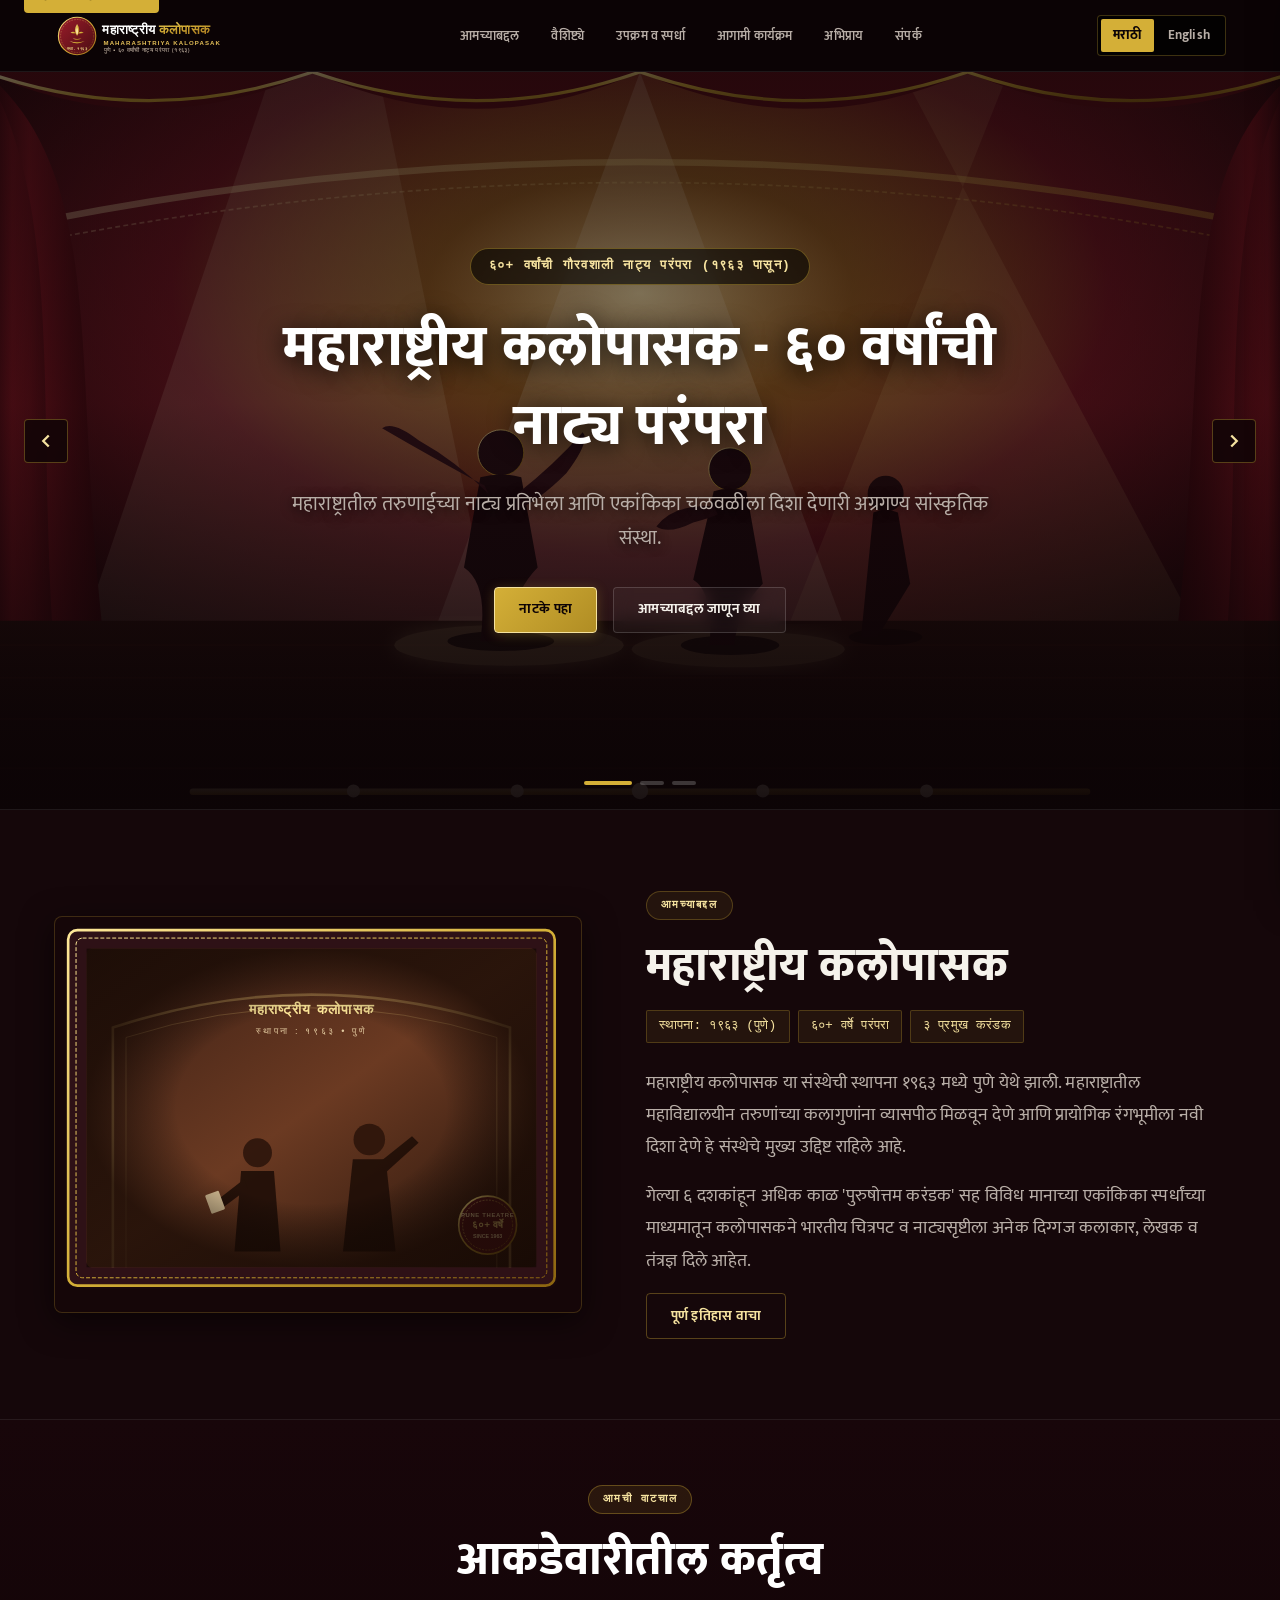
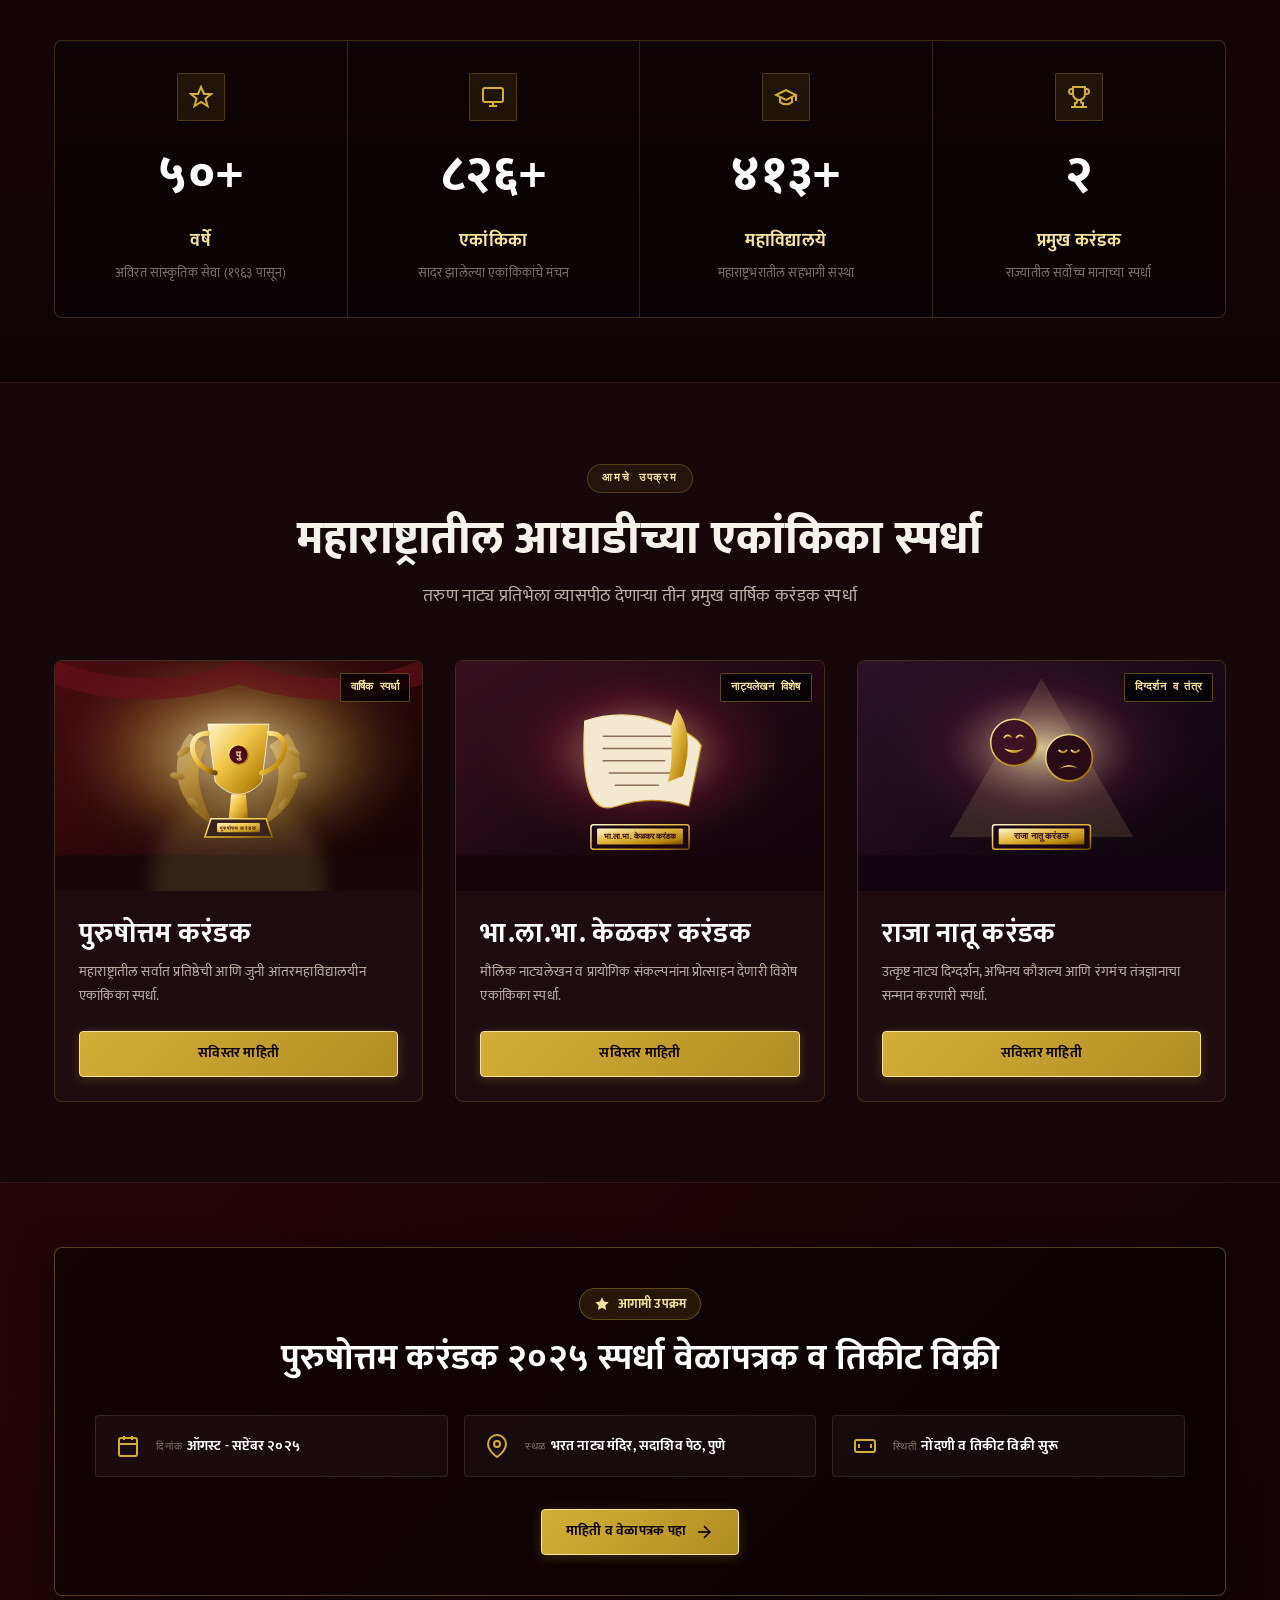
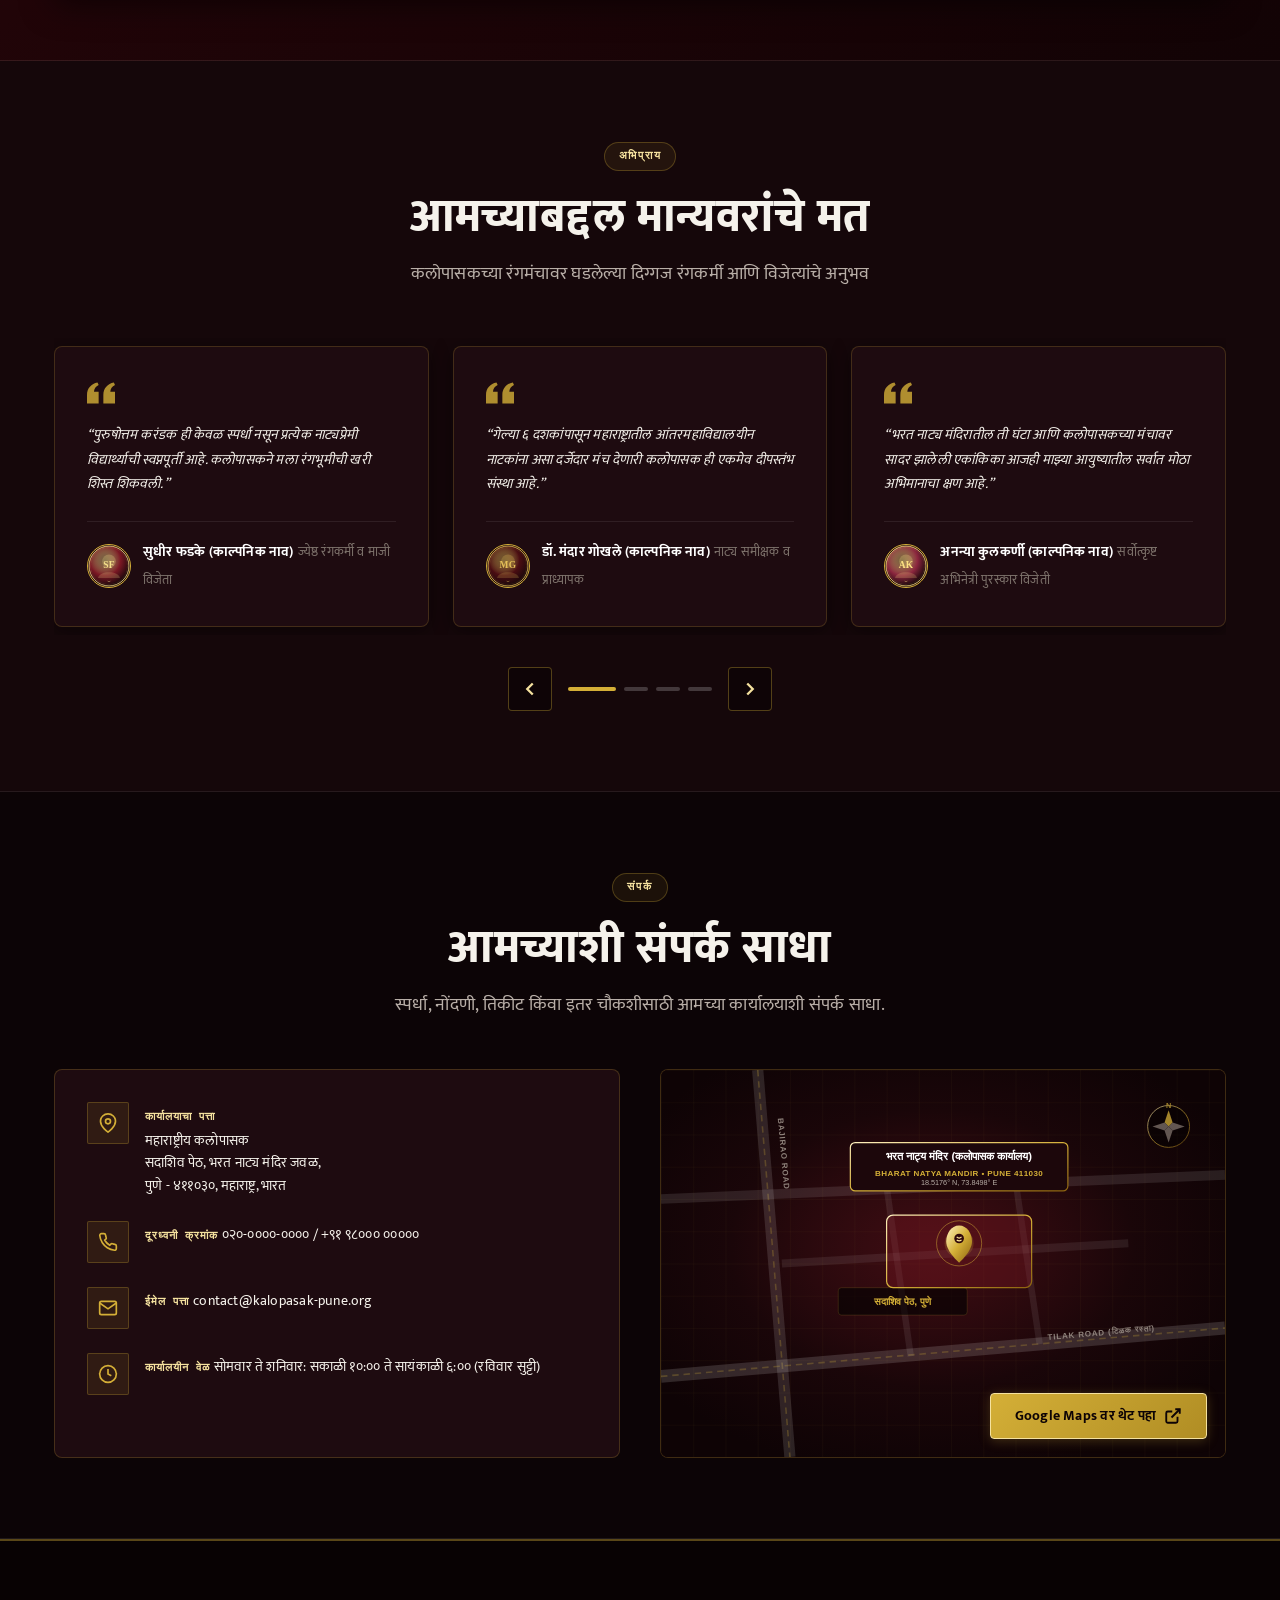
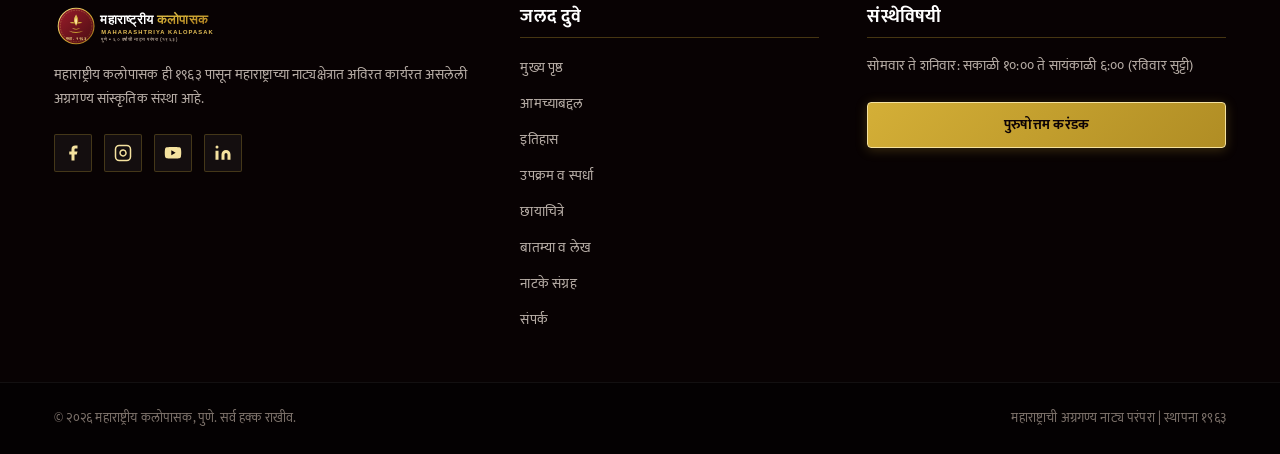
<file: index.html>
<!DOCTYPE html>
<html lang="mr" dir="ltr">
<head>
  <meta charset="UTF-8" />
  <meta name="viewport" content="width=device-width, initial-scale=1.0" />
  <meta http-equiv="X-UA-Compatible" content="IE=edge" />

  <!-- Primary Meta Tags -->
  <title>महाराष्ट्रीय कलोपासक | ६० वर्षांची समृद्ध नाट्य परंपरा - पुणे</title>
  <meta name="title" content="महाराष्ट्रीय कलोपासक | ६० वर्षांची समृद्ध नाट्य परंपरा - पुणे" />
  <meta name="description" content="महाराष्ट्रीय कलोपासक (स्थापना १९६३) – पुरुषोत्तम करंडक, भा.ला.भा. केळकर करंडक आणि राजा नातू करंडक स्पर्धांचे आयोजक. महाराष्ट्राची अग्रगण्य नाट्य संस्था." />
  <meta name="keywords" content="महाराष्ट्रीय कलोपासक, पुरुषोत्तम करंडक, एकांकिका, नाटक, पुणे नाट्य, राजा नातू करंडक, केळकर करंडक, Marathi Theatre Pune, Purushottam Karandak" />
  <meta name="author" content="Maharashtriya Kalopasak" />
  <meta name="robots" content="index, follow" />
  <meta name="theme-color" content="#120406" />

  <!-- Favicon -->
  <link rel="icon" type="image/svg+xml" href="assets/images/favicon.svg" />
  <link rel="apple-touch-icon" href="assets/images/favicon.svg" />

  <!-- Google Fonts Preconnect -->
  <link rel="preconnect" href="https://fonts.googleapis.com" />
  <link rel="preconnect" href="https://fonts.gstatic.com" crossorigin />
  <link href="https://fonts.googleapis.com/css2?family=Inter:wght@400;500;600;700;800&family=Mukta:wght@400;500;600;700;800&family=Tiro+Devanagari+Marathi:ital@0;1&display=swap" rel="stylesheet" />

  <!-- Master Unified Stylesheet -->
  <link rel="stylesheet" href="css/global.css" />

  <!-- Open Graph / Facebook -->
  <meta property="og:type" content="website" />
  <meta property="og:url" content="https://kalopasak-pune.org/" />
  <meta property="og:title" content="महाराष्ट्रीय कलोपासक | ६० वर्षांची समृद्ध नाट्य परंपरा - पुणे" />
  <meta property="og:description" content="महाराष्ट्रीय कलोपासक (स्थापना १९६३) – पुरुषोत्तम करंडक, भा.ला.भा. केळकर करंडक आणि राजा नातू करंडक स्पर्धांचे आयोजक." />
  <meta property="og:image" content="assets/images/about-archival.svg" />
  <meta property="og:locale" content="mr_IN" />
  <meta property="og:locale:alternate" content="en_US" />

  <!-- Twitter -->
  <meta property="twitter:card" content="summary_large_image" />
  <meta property="twitter:url" content="https://kalopasak-pune.org/" />
  <meta property="twitter:title" content="महाराष्ट्रीय कलोपासक | ६० वर्षांची समृद्ध नाट्य परंपरा - पुणे" />
  <meta property="twitter:description" content="महाराष्ट्रीय कलोपासक (स्थापना १९६३) – पुरुषोत्तम करंडक, भा.ला.भा. केळकर करंडक आणि राजा नातू करंडक स्पर्धांचे आयोजक." />
  <meta property="twitter:image" content="assets/images/about-archival.svg" />

  <!-- JSON-LD Structured Data -->
  <script type="application/ld+json">
  {
    "@context": "https://schema.org",
    "@type": "PerformingGroup",
    "name": "Maharashtriya Kalopasak",
    "alternateName": "महाराष्ट्रीय कलोपासक",
    "foundingDate": "1963",
    "foundingLocation": {
      "@type": "Place",
      "address": {
        "@type": "PostalAddress",
        "addressLocality": "Pune",
        "addressRegion": "Maharashtra",
        "postalCode": "411030",
        "addressCountry": "IN"
      }
    },
    "description": "Maharashtriya Kalopasak is a premier 60+ year-old cultural institution based in Pune organizing Maharashtra's leading intercollegiate drama competitions including Purushottam Karandak.",
    "url": "https://kalopasak-pune.org",
    "logo": "assets/images/logo.svg"
  }
  </script>
</head>
<body>

  <!-- Accessible Skip to Main Content -->
  <a href="#main-content" class="skip-link" data-i18n="nav.skipToContent">मुख्य मजकुराकडे जा</a>

  <!-- =========================================================================
       HEADER (Ticket #0)
       ========================================================================= -->
  <header class="site-header" role="banner">
    <div class="container header-container">
      <!-- Brand Logo -->
      <a href="#home" class="header-brand" aria-label="महाराष्ट्रीय कलोपासक मुख्य पृष्ठ">
        <img src="assets/images/logo.svg" alt="महाराष्ट्रीय कलोपासक लोगो" class="header-logo" width="220" height="42" />
      </a>

      <!-- Desktop Nav Menu -->
      <nav class="desktop-nav" aria-label="मुख्य मेनू">
        <ul class="nav-list">
          <li><a href="#about" class="nav-link" data-i18n="nav.about">आमच्याबद्दल</a></li>
          <li><a href="#stats" class="nav-link" data-i18n="nav.stats">वैशिष्ट्ये</a></li>
          <li><a href="#activities" class="nav-link" data-i18n="nav.activities">उपक्रम व स्पर्धा</a></li>
          <li><a href="#upcoming" class="nav-link" data-i18n="nav.upcoming">आगामी कार्यक्रम</a></li>
          <li><a href="#testimonials" class="nav-link" data-i18n="nav.testimonials">अभिप्राय</a></li>
          <li><a href="#contact" class="nav-link" data-i18n="nav.contact">संपर्क</a></li>
        </ul>
      </nav>

      <!-- Language Toggle & Mobile Hamburger -->
      <div class="header-actions">
        <!-- Bilingual Switcher Tabs -->
        <div class="lang-switcher" role="group" aria-label="भाषा निवडा / Select Language">
          <button type="button" class="lang-btn is-active" data-lang="mr" aria-pressed="true">मराठी</button>
          <button type="button" class="lang-btn" data-lang="en" aria-pressed="false">English</button>
        </div>

        <!-- Mobile Drawer Hamburger -->
        <button type="button" class="hamburger-btn" aria-expanded="false" aria-controls="mobile-drawer" aria-label="मेनू उघडा">
          <span class="hamburger-line"></span>
          <span class="hamburger-line"></span>
          <span class="hamburger-line"></span>
        </button>
      </div>
    </div>
  </header>

  <!-- Mobile Slide-In Navigation Drawer -->
  <div class="mobile-drawer-overlay" aria-hidden="true"></div>
  <aside id="mobile-drawer" class="mobile-drawer" aria-label="मोबाईल मेनू" aria-modal="true" role="dialog">
    <div class="mobile-drawer-header">
      <img src="assets/images/logo.svg" alt="कलोपासक लोगो" height="36" width="180" />
      <button type="button" class="mobile-drawer-close carousel-btn" aria-label="मेनू बंद करा" style="width: 36px; height: 36px;">
        <svg width="20" height="20" viewBox="0 0 24 24" fill="none" stroke="currentColor" stroke-width="2" aria-hidden="true">
          <line x1="18" y1="6" x2="6" y2="18"></line>
          <line x1="6" y1="6" x2="18" y2="18"></line>
        </svg>
      </button>
    </div>

    <nav aria-label="मोबाईल नेव्हिगेशन">
      <ul class="mobile-nav-list">
        <li><a href="#home" class="mobile-nav-link" data-i18n="nav.home">मुख्य पृष्ठ</a></li>
        <li><a href="#about" class="mobile-nav-link" data-i18n="nav.about">आमच्याबद्दल</a></li>
        <li><a href="#stats" class="mobile-nav-link" data-i18n="nav.stats">वैशिष्ट्ये</a></li>
        <li><a href="#activities" class="mobile-nav-link" data-i18n="nav.activities">उपक्रम व स्पर्धा</a></li>
        <li><a href="#upcoming" class="mobile-nav-link" data-i18n="nav.upcoming">आगामी कार्यक्रम</a></li>
        <li><a href="#testimonials" class="mobile-nav-link" data-i18n="nav.testimonials">अभिप्राय</a></li>
        <li><a href="#contact" class="mobile-nav-link" data-i18n="nav.contact">संपर्क</a></li>
      </ul>
    </nav>

    <div class="mobile-drawer-footer">
      <p style="font-size: var(--fs-xs); color: var(--text-muted); margin-bottom: var(--sp-3);" data-i18n="footer.tagline">
        महाराष्ट्राची अग्रगण्य नाट्य परंपरा | स्थापना १९६३
      </p>
      <div class="lang-switcher" style="width: 100%; justify-content: space-around;">
        <button type="button" class="lang-btn is-active" data-lang="mr" aria-pressed="true" style="flex: 1;">मराठी</button>
        <button type="button" class="lang-btn" data-lang="en" aria-pressed="false" style="flex: 1;">English</button>
      </div>
    </div>
  </aside>

  <!-- =========================================================================
       MAIN CONTENT
       ========================================================================= -->
  <main id="main-content">

    <!-- -----------------------------------------------------------------------
         SECTION 1: HERO & CAROUSEL (#home)
         ----------------------------------------------------------------------- -->
    <section id="home" class="hero-section hero-carousel-container" aria-label="मुख्य स्वागत विभाग">
      <!-- Carousel Slides Track -->
      <div class="hero-carousel hero-carousel-slides" aria-live="polite"></div>

      <!-- Semi-Transparent Dark Gradient Overlay -->
      <div class="hero-overlay"></div>

      <!-- Center Text Overlay -->
      <div class="hero-content">
        <span class="hero-badge" data-i18n="hero.badge">
          ✨ ६०+ वर्षांची गौरवशाली नाट्य परंपरा (१९६३ पासून)
        </span>
        <h1 class="hero-title" data-i18n="hero.headline">
          महाराष्ट्रीय कलोपासक - ६० वर्षांची नाट्य परंपरा
        </h1>
        <p class="hero-subtitle" data-i18n="hero.subtitle">
          महाराष्ट्रातील तरुणाईच्या नाट्य प्रतिभेला आणि एकांकिका चळवळीला दिशा देणारी अग्रगण्य सांस्कृतिक संस्था.
        </p>
        <div class="hero-cta-group">
          <a href="pages/plays.html" class="btn btn-gold" data-i18n="hero.primaryBtn.text">
            नाटके पहा
            <svg width="18" height="18" viewBox="0 0 24 24" fill="none" stroke="currentColor" stroke-width="2.5" aria-hidden="true">
              <line x1="5" y1="12" x2="19" y2="12"></line>
              <polyline points="12 5 19 12 12 19"></polyline>
            </svg>
          </a>
          <a href="#about" class="btn btn-secondary" data-i18n="hero.secondaryBtn.text">
            आमच्याबद्दल जाणून घ्या
          </a>
        </div>
      </div>

      <!-- Left & Right Carousel Arrows -->
      <div class="hero-arrows">
        <button type="button" class="carousel-btn hero-prev-btn" aria-label="मागील छायाचित्र">
          <svg width="22" height="22" viewBox="0 0 24 24" fill="none" stroke="currentColor" stroke-width="2.5" aria-hidden="true">
            <polyline points="15 18 9 12 15 6"></polyline>
          </svg>
        </button>
        <button type="button" class="carousel-btn hero-next-btn" aria-label="पुढील छायाचित्र">
          <svg width="22" height="22" viewBox="0 0 24 24" fill="none" stroke="currentColor" stroke-width="2.5" aria-hidden="true">
            <polyline points="9 18 15 12 9 6"></polyline>
          </svg>
        </button>
      </div>

      <!-- Bottom Dots Indicator -->
      <div class="hero-controls">
        <div class="carousel-dots hero-carousel-dots"></div>
      </div>
    </section>

    <!-- -----------------------------------------------------------------------
         SECTION 2: ABOUT KALOPASAK (#about)
         ----------------------------------------------------------------------- -->
    <section id="about" class="about-section" aria-labelledby="about-heading">
      <div class="container">
        <div class="about-grid">
          <!-- Left Column: Archival Photo Frame -->
          <div class="about-image-wrapper">
            <div class="about-image-frame">
              <img 
                src="assets/images/about-archival.svg" 
                alt="महाराष्ट्रीय कलोपासकचा ऐतिहासिक प्रवास" 
                class="about-image" 
                width="800" 
                height="600" 
                loading="lazy" 
                data-i18n-attr="alt:about.imageAlt"
              />
            </div>
          </div>

          <!-- Right Column: Text & Read History CTA -->
          <div class="about-content">
            <span class="section-tag" data-i18n="about.tag">आमच्याबद्दल</span>
            <h2 id="about-heading" class="section-title" data-i18n="about.title">महाराष्ट्रीय कलोपासक</h2>
            
            <div class="about-features-chips">
              <span class="feature-chip">स्थापना: १९६३ (पुणे)</span>
              <span class="feature-chip">६०+ वर्षे परंपरा</span>
              <span class="feature-chip">३ प्रमुख करंडक</span>
            </div>

            <p data-i18n="about.p1">
              महाराष्ट्रीय कलोपासक या संस्थेची स्थापना १९६३ मध्ये पुणे येथे झाली. महाराष्ट्रातील महाविद्यालयीन तरुणांच्या कलागुणांना व्यासपीठ मिळवून देणे आणि प्रायोगिक रंगभूमीला नवी दिशा देणे हे संस्थेचे मुख्य उद्दिष्ट राहिले आहे.
            </p>
            <p data-i18n="about.p2">
              गेल्या ६ दशकांहून अधिक काळ 'पुरुषोत्तम करंडक' सह विविध मानाच्या एकांकिका स्पर्धांच्या माध्यमातून कलोपासकने भारतीय चित्रपट व नाट्यसृष्टीला अनेक दिग्गज कलाकार, लेखक व तंत्रज्ञ दिले आहेत.
            </p>
            <a href="pages/history.html" class="btn btn-outline-maroon" data-i18n="about.btn.text">
              पूर्ण इतिहास वाचा
              <svg width="18" height="18" viewBox="0 0 24 24" fill="none" stroke="currentColor" stroke-width="2" aria-hidden="true">
                <line x1="5" y1="12" x2="19" y2="12"></line>
                <polyline points="12 5 19 12 12 19"></polyline>
              </svg>
            </a>
          </div>
        </div>
      </div>
    </section>

    <!-- -----------------------------------------------------------------------
         SECTION 3: KEY STATISTICS COUNTER (#stats) - 4-Column Architectural Grid
         ----------------------------------------------------------------------- -->
    <section id="stats" class="stats-section" aria-labelledby="stats-heading">
      <div class="container">
        <div class="section-header">
          <span class="section-tag section-tag--gold" data-i18n="stats.tag">आमची वाटचाल</span>
          <h2 id="stats-heading" class="section-title section-title--light" data-i18n="stats.title">आकडेवारीतील कर्तृत्व</h2>
        </div>

        <div class="stats-grid">
          <!-- 1. 60+ Years of Legacy -->
          <div class="stat-card" data-stat-id="stat-years">
            <div class="stat-icon-wrap">
              <svg class="stat-icon" viewBox="0 0 24 24" fill="none" stroke="currentColor" stroke-width="2" aria-hidden="true">
                <path d="M12 2l3 7h7l-5.5 4.5 2 7.5L12 17l-6.5 4 2-7.5L2 9h7l3-7z"/>
              </svg>
            </div>
            <div class="stat-number-wrapper">
              <span class="stat-number">०</span>
            </div>
            <div class="stat-label" data-i18n="stats.items.0.label">वर्षे</div>
            <div class="stat-desc" data-i18n="stats.items.0.description">अविरत सांस्कृतिक सेवा (१९६३ पासून)</div>
          </div>

          <!-- 2. 1000+ Drama Performances -->
          <div class="stat-card" data-stat-id="stat-plays">
            <div class="stat-icon-wrap">
              <svg class="stat-icon" viewBox="0 0 24 24" fill="none" stroke="currentColor" stroke-width="2" aria-hidden="true">
                <rect x="2" y="3" width="20" height="14" rx="2" ry="2"></rect>
                <line x1="8" y1="21" x2="16" y2="21"></line>
                <line x1="12" y1="17" x2="12" y2="21"></line>
              </svg>
            </div>
            <div class="stat-number-wrapper">
              <span class="stat-number">०</span>
            </div>
            <div class="stat-label" data-i18n="stats.items.1.label">एकांकिका</div>
            <div class="stat-desc" data-i18n="stats.items.1.description">सादर झालेल्या एकांकिकांचे मंचन</div>
          </div>

          <!-- 3. 500+ Participating Colleges -->
          <div class="stat-card" data-stat-id="stat-colleges">
            <div class="stat-icon-wrap">
              <svg class="stat-icon" viewBox="0 0 24 24" fill="none" stroke="currentColor" stroke-width="2" aria-hidden="true">
                <path d="M22 10v6M2 10l10-5 10 5-10 5z"></path>
                <path d="M6 12v5c3 3 9 3 12 0v-5"></path>
              </svg>
            </div>
            <div class="stat-number-wrapper">
              <span class="stat-number">०</span>
            </div>
            <div class="stat-label" data-i18n="stats.items.2.label">महाविद्यालये</div>
            <div class="stat-desc" data-i18n="stats.items.2.description">महाराष्ट्रभरातील सहभागी संस्था</div>
          </div>

          <!-- 4. 3 Major Karandak Competitions -->
          <div class="stat-card" data-stat-id="stat-karandak">
            <div class="stat-icon-wrap">
              <svg class="stat-icon" viewBox="0 0 24 24" fill="none" stroke="currentColor" stroke-width="2" aria-hidden="true">
                <path d="M6 9H4.5a2.5 2.5 0 0 1 0-5H6"></path>
                <path d="M18 9h1.5a2.5 2.5 0 0 0 0-5H18"></path>
                <path d="M4 22h16"></path>
                <path d="M10 14.66V17c0 .55-.45 1-1 1H8v4h8v-4h-1c-.55 0-1-.45-1-1v-2.34"></path>
                <path d="M18 2H6v7a6 6 0 0 0 12 0V2z"></path>
              </svg>
            </div>
            <div class="stat-number-wrapper">
              <span class="stat-number">०</span>
            </div>
            <div class="stat-label" data-i18n="stats.items.3.label">प्रमुख करंडक</div>
            <div class="stat-desc" data-i18n="stats.items.3.description">राज्यातील सर्वोच्च मानाच्या स्पर्धा</div>
          </div>
        </div>
      </div>
    </section>

    <!-- -----------------------------------------------------------------------
         SECTION 4: OUR ACTIVITIES (#activities)
         ----------------------------------------------------------------------- -->
    <section id="activities" class="activities-section" aria-labelledby="activities-heading">
      <div class="container">
        <div class="section-header">
          <span class="section-tag" data-i18n="activities.tag">आमचे उपक्रम</span>
          <h2 id="activities-heading" class="section-title" data-i18n="activities.title">महाराष्ट्रातील आघाडीच्या एकांकिका स्पर्धा</h2>
          <p class="section-subtitle" data-i18n="activities.subtitle">तरुण नाट्य प्रतिभेला व्यासपीठ देणाऱ्या तीन प्रमुख वार्षिक करंडक स्पर्धा</p>
        </div>

        <div class="activities-grid">
          <!-- Card 1: Purushottam Karandak -->
          <article class="activity-card" id="card-purushottam">
            <div class="activity-card-img-wrap">
              <img 
                src="assets/images/karandak-purushottam.svg" 
                alt="पुरुषोत्तम करंडक मानाचा चषक" 
                class="activity-card-img" 
                width="600" 
                height="380" 
                loading="lazy" 
                data-i18n-attr="alt:activities.items.0.imageAlt"
              />
              <span class="activity-card-badge" data-i18n="activities.items.0.badge">वार्षिक स्पर्धा</span>
            </div>
            <div class="activity-card-body">
              <h3 class="activity-card-title" data-i18n="activities.items.0.title">पुरुषोत्तम करंडक</h3>
              <p class="activity-card-tagline" data-i18n="activities.items.0.tagline">
                महाराष्ट्रातील सर्वात प्रतिष्ठेची आणि जुनी आंतरमहाविद्यालयीन एकांकिका स्पर्धा.
              </p>
              <div class="activity-card-footer">
                <a href="pages/activities.html#purushottam" class="btn btn-gold" data-i18n="activities.items.0.btn.text">
                  सविस्तर माहिती
                  <svg width="18" height="18" viewBox="0 0 24 24" fill="none" stroke="currentColor" stroke-width="2" aria-hidden="true">
                    <line x1="5" y1="12" x2="19" y2="12"></line>
                    <polyline points="12 5 19 12 12 19"></polyline>
                  </svg>
                </a>
              </div>
            </div>
          </article>

          <!-- Card 2: Bha.La.Bha. Kelkar Karandak -->
          <article class="activity-card" id="card-kelkar">
            <div class="activity-card-img-wrap">
              <img 
                src="assets/images/karandak-kelkar.svg" 
                alt="भा.ला.भा. केळकर करंडक चषक" 
                class="activity-card-img" 
                width="600" 
                height="380" 
                loading="lazy" 
                data-i18n-attr="alt:activities.items.1.imageAlt"
              />
              <span class="activity-card-badge" data-i18n="activities.items.1.badge">नाट्यलेखन विशेष</span>
            </div>
            <div class="activity-card-body">
              <h3 class="activity-card-title" data-i18n="activities.items.1.title">भा.ला.भा. केळकर करंडक</h3>
              <p class="activity-card-tagline" data-i18n="activities.items.1.tagline">
                मौलिक नाट्यलेखन व प्रायोगिक संकल्पनांना प्रोत्साहन देणारी विशेष एकांकिका स्पर्धा.
              </p>
              <div class="activity-card-footer">
                <a href="pages/activities.html#kelkar" class="btn btn-gold" data-i18n="activities.items.1.btn.text">
                  सविस्तर माहिती
                  <svg width="18" height="18" viewBox="0 0 24 24" fill="none" stroke="currentColor" stroke-width="2" aria-hidden="true">
                    <line x1="5" y1="12" x2="19" y2="12"></line>
                    <polyline points="12 5 19 12 12 19"></polyline>
                  </svg>
                </a>
              </div>
            </div>
          </article>

          <!-- Card 3: Raja Natu Karandak -->
          <article class="activity-card" id="card-natu">
            <div class="activity-card-img-wrap">
              <img 
                src="assets/images/karandak-natu.svg" 
                alt="राजा नातू करंडक चषक" 
                class="activity-card-img" 
                width="600" 
                height="380" 
                loading="lazy" 
                data-i18n-attr="alt:activities.items.2.imageAlt"
              />
              <span class="activity-card-badge" data-i18n="activities.items.2.badge">दिग्दर्शन व तंत्र</span>
            </div>
            <div class="activity-card-body">
              <h3 class="activity-card-title" data-i18n="activities.items.2.title">राजा नातू करंडक</h3>
              <p class="activity-card-tagline" data-i18n="activities.items.2.tagline">
                उत्कृष्ट नाट्य दिग्दर्शन, अभिनय कौशल्य आणि रंगमंच तंत्रज्ञानाचा सन्मान करणारी स्पर्धा.
              </p>
              <div class="activity-card-footer">
                <a href="pages/activities.html#natu" class="btn btn-gold" data-i18n="activities.items.2.btn.text">
                  सविस्तर माहिती
                  <svg width="18" height="18" viewBox="0 0 24 24" fill="none" stroke="currentColor" stroke-width="2" aria-hidden="true">
                    <line x1="5" y1="12" x2="19" y2="12"></line>
                    <polyline points="12 5 19 12 12 19"></polyline>
                  </svg>
                </a>
              </div>
            </div>
          </article>
        </div>
      </div>
    </section>

    <!-- -----------------------------------------------------------------------
         SECTION 5: UPCOMING ACTIVITY BANNER (#upcoming)
         ----------------------------------------------------------------------- -->
    <section id="upcoming" class="upcoming-section" aria-label="आगामी उपक्रम आणि वेळापत्रक">
      <!-- Dynamically filled by js/main.js setupUpcomingSection -->
    </section>

    <!-- -----------------------------------------------------------------------
         SECTION 6: TESTIMONIALS QUOTE CAROUSEL (#testimonials)
         ----------------------------------------------------------------------- -->
    <section id="testimonials" class="testimonials-section" aria-labelledby="testimonials-heading">
      <div class="container">
        <div class="section-header">
          <span class="section-tag" data-i18n="testimonials.tag">अभिप्राय</span>
          <h2 id="testimonials-heading" class="section-title" data-i18n="testimonials.title">आमच्याबद्दल मान्यवरांचे मत</h2>
          <p class="section-subtitle" data-i18n="testimonials.subtitle">कलोपासकच्या रंगमंचावर घडलेल्या दिग्गज रंगकर्मी आणि विजेत्यांचे अनुभव</p>
        </div>

        <!-- Slider Wrapper -->
        <div class="testimonials-slider-wrap" role="region" aria-roledescription="carousel" aria-label="अभिप्राय कॅरोसेल">
          <div class="testimonials-track">
            <!-- Dynamic cards injected by js/testimonials.js -->
          </div>
          <!-- Screen Reader Live Region -->
          <div class="sr-only testimonials-live-region" aria-live="polite" aria-atomic="true"></div>
        </div>

        <!-- Carousel Controls -->
        <div class="testimonials-controls">
          <button type="button" class="carousel-btn testimonials-prev-btn" aria-label="मागील अभिप्राय">
            <svg width="22" height="22" viewBox="0 0 24 24" fill="none" stroke="currentColor" stroke-width="2.5" aria-hidden="true">
              <polyline points="15 18 9 12 15 6"></polyline>
            </svg>
          </button>
          <div class="carousel-dots testimonials-dots"></div>
          <button type="button" class="carousel-btn testimonials-next-btn" aria-label="पुढील अभिप्राय">
            <svg width="22" height="22" viewBox="0 0 24 24" fill="none" stroke="currentColor" stroke-width="2.5" aria-hidden="true">
              <polyline points="9 18 15 12 9 6"></polyline>
            </svg>
          </button>
        </div>
      </div>
    </section>

    <!-- -----------------------------------------------------------------------
         SECTION 7: CONTACT & LOCATION (#contact)
         ----------------------------------------------------------------------- -->
    <section id="contact" class="contact-section" aria-labelledby="contact-heading">
      <div class="container">
        <div class="section-header">
          <span class="section-tag" data-i18n="contact.tag">संपर्क</span>
          <h2 id="contact-heading" class="section-title" data-i18n="contact.title">आमच्याशी संपर्क साधा</h2>
          <p class="section-subtitle" data-i18n="contact.subtitle">स्पर्धा, नोंदणी, तिकीट किंवा इतर चौकशीसाठी आमच्या कार्यालयाशी संपर्क साधा.</p>
        </div>

        <div class="contact-grid">
          <!-- Left: Contact Details Card -->
          <div class="contact-info-card">
            <!-- Address -->
            <div class="contact-item">
              <div class="contact-icon-box">
                <svg class="contact-icon" viewBox="0 0 24 24" fill="none" stroke="currentColor" stroke-width="2" aria-hidden="true">
                  <path d="M21 10c0 7-9 13-9 13s-9-6-9-13a9 9 0 0 1 18 0z"></path>
                  <circle cx="12" cy="10" r="3"></circle>
                </svg>
              </div>
              <div class="contact-details">
                <span class="contact-label" data-i18n="contact.address.label">कार्यालयाचा पत्ता</span>
                <p class="contact-value" data-i18n="contact.address.lines.0">महाराष्ट्रीय कलोपासक</p>
                <p class="contact-value" data-i18n="contact.address.lines.1">सदाशिव पेठ, भरत नाट्य मंदिर जवळ,</p>
                <p class="contact-value" data-i18n="contact.address.lines.2">पुणे - ४११०३०, महाराष्ट्र, भारत</p>
              </div>
            </div>

            <!-- Phone -->
            <div class="contact-item">
              <div class="contact-icon-box">
                <svg class="contact-icon" viewBox="0 0 24 24" fill="none" stroke="currentColor" stroke-width="2" aria-hidden="true">
                  <path d="M22 16.92v3a2 2 0 0 1-2.18 2 19.79 19.79 0 0 1-8.63-3.07 19.5 19.5 0 0 1-6-6 19.79 19.79 0 0 1-3.07-8.67A2 2 0 0 1 4.11 2h3a2 2 0 0 1 2 1.72 12.84 12.84 0 0 0 .7 2.81 2 2 0 0 1-.45 2.11L8.09 9.91a16 16 0 0 0 6 6l1.27-1.27a2 2 0 0 1 2.11-.45 12.84 12.84 0 0 0 2.81.7A2 2 0 0 1 22 16.92z"></path>
                </svg>
              </div>
              <div class="contact-details">
                <span class="contact-label" data-i18n="contact.phone.label">दूरध्वनी क्रमांक</span>
                <a href="tel:+919800000000" class="contact-value" data-i18n="contact.phone.display">०२०-००००-०००० / +९१ ९८००० ०००००</a>
              </div>
            </div>

            <!-- Email -->
            <div class="contact-item">
              <div class="contact-icon-box">
                <svg class="contact-icon" viewBox="0 0 24 24" fill="none" stroke="currentColor" stroke-width="2" aria-hidden="true">
                  <path d="M4 4h16c1.1 0 2 .9 2 2v12c0 1.1-.9 2-2 2H4c-1.1 0-2-.9-2-2V6c0-1.1.9-2 2-2z"></path>
                  <polyline points="22,6 12,13 2,6"></polyline>
                </svg>
              </div>
              <div class="contact-details">
                <span class="contact-label" data-i18n="contact.email.label">ईमेल पत्ता</span>
                <a href="mailto:contact@kalopasak-pune.org" class="contact-value" data-i18n="contact.email.display">contact@kalopasak-pune.org</a>
              </div>
            </div>

            <!-- Office Hours -->
            <div class="contact-item">
              <div class="contact-icon-box">
                <svg class="contact-icon" viewBox="0 0 24 24" fill="none" stroke="currentColor" stroke-width="2" aria-hidden="true">
                  <circle cx="12" cy="12" r="10"></circle>
                  <polyline points="12 6 12 12 16 14"></polyline>
                </svg>
              </div>
              <div class="contact-details">
                <span class="contact-label" data-i18n="contact.hours.label">कार्यालयीन वेळ</span>
                <span class="contact-value" data-i18n="contact.hours.value">सोमवार ते शनिवार: सकाळी १०:०० ते सायंकाळी ६:०० (रविवार सुट्टी)</span>
              </div>
            </div>
          </div>

          <!-- Right: Architectural Pune Location Map Card -->
          <div class="contact-map-wrapper">
            <img src="assets/images/map-venue.svg" alt="भरत नाट्य मंदिर पुणे, कलोपासक कार्यालय नकाशा" style="width: 100%; height: 100%; object-fit: cover;" width="700" height="480" />
            <div style="position: absolute; bottom: 18px; right: 18px; z-index: 5;">
              <a href="https://maps.google.com/?q=Bharat+Natya+Mandir+Pune" target="_blank" rel="noopener noreferrer" class="btn btn-gold" aria-label="Google Maps वर दिशा उघडा">
                <span>Google Maps वर थेट पहा</span>
                <svg width="18" height="18" viewBox="0 0 24 24" fill="none" stroke="currentColor" stroke-width="2.5" aria-hidden="true">
                  <path d="M18 13v6a2 2 0 0 1-2 2H5a2 2 0 0 1-2-2V8a2 2 0 0 1 2-2h6"></path>
                  <polyline points="15 3 21 3 21 9"></polyline>
                  <line x1="10" y1="14" x2="21" y2="3"></line>
                </svg>
              </a>
            </div>
          </div>
        </div>
      </div>
    </section>

  </main>

  <!-- =========================================================================
       FOOTER
       ========================================================================= -->
  <footer class="site-footer" role="contentinfo">
    <div class="container">
      <div class="footer-grid">
        <!-- Col 1: Brand & Socials -->
        <div>
          <img src="assets/images/logo.svg" alt="महाराष्ट्रीय कलोपासक" class="footer-brand-logo" width="220" height="42" />
          <p class="footer-description" data-i18n="contact.description">
            महाराष्ट्रीय कलोपासक ही १९६३ पासून महाराष्ट्राच्या नाट्यक्षेत्रात अविरत कार्यरत असलेली अग्रगण्य सांस्कृतिक संस्था आहे.
          </p>
          <div class="social-links">
            <a href="https://facebook.com" class="social-btn" target="_blank" rel="noopener noreferrer" aria-label="फेसबुक पेज" data-i18n-attr="aria-label:contact.socials.0.ariaLabel">
              <svg class="social-icon" viewBox="0 0 24 24" fill="currentColor" aria-hidden="true">
                <path d="M18 2h-3a5 5 0 0 0-5 5v3H7v4h3v8h4v-8h3l1-4h-4V7a1 1 0 0 1 1-1h3z"></path>
              </svg>
            </a>
            <a href="https://instagram.com" class="social-btn" target="_blank" rel="noopener noreferrer" aria-label="इन्स्टाग्राम प्रोफाईल" data-i18n-attr="aria-label:contact.socials.1.ariaLabel">
              <svg class="social-icon" viewBox="0 0 24 24" fill="none" stroke="currentColor" stroke-width="2" aria-hidden="true">
                <rect x="2" y="2" width="20" height="20" rx="5" ry="5"></rect>
                <path d="M16 11.37A4 4 0 1 1 12.63 8 4 4 0 0 1 16 11.37z"></path>
                <line x1="17.5" y1="6.5" x2="17.51" y2="6.5"></line>
              </svg>
            </a>
            <a href="https://youtube.com" class="social-btn" target="_blank" rel="noopener noreferrer" aria-label="युट्यूब चॅनेल" data-i18n-attr="aria-label:contact.socials.2.ariaLabel">
              <svg class="social-icon" viewBox="0 0 24 24" fill="currentColor" aria-hidden="true">
                <path d="M22.54 6.42a2.78 2.78 0 0 0-1.94-2C18.88 4 12 4 12 4s-6.88 0-8.6.46a2.78 2.78 0 0 0-1.94 2A29 29 0 0 0 1 11.75a29 29 0 0 0 .46 5.33A2.78 2.78 0 0 0 3.4 19c1.72.46 8.6.46 8.6.46s6.88 0 8.6-.46a2.78 2.78 0 0 0 1.94-2 29 29 0 0 0 .46-5.25 29 29 0 0 0-.46-5.33z"></path>
                <polygon points="9.75 15.02 15.5 11.75 9.75 8.48 9.75 15.02" fill="#0C0406"></polygon>
              </svg>
            </a>
            <a href="https://linkedin.com" class="social-btn" target="_blank" rel="noopener noreferrer" aria-label="लिंक्डइन पेज" data-i18n-attr="aria-label:contact.socials.3.ariaLabel">
              <svg class="social-icon" viewBox="0 0 24 24" fill="currentColor" aria-hidden="true">
                <path d="M16 8a6 6 0 0 1 6 6v7h-4v-7a2 2 0 0 0-2-2 2 2 0 0 0-2 2v7h-4v-7a6 6 0 0 1 6-6z"></path>
                <rect x="2" y="9" width="4" height="12"></rect>
                <circle cx="4" cy="4" r="2"></circle>
              </svg>
            </a>
          </div>
        </div>

        <!-- Col 2: Quick Links -->
        <div>
          <h3 class="footer-col-title" data-i18n="footer.quickLinksTitle">जलद दुवे</h3>
          <ul class="footer-nav-list">
            <li><a href="#home" class="footer-nav-link" data-i18n="footer.quickLinks.0.text">मुख्य पृष्ठ</a></li>
            <li><a href="#about" class="footer-nav-link" data-i18n="footer.quickLinks.1.text">आमच्याबद्दल</a></li>
            <li><a href="pages/history.html" class="footer-nav-link" data-i18n="footer.quickLinks.2.text">इतिहास</a></li>
            <li><a href="pages/activities.html" class="footer-nav-link" data-i18n="footer.quickLinks.3.text">उपक्रम व स्पर्धा</a></li>
            <li><a href="pages/gallery.html" class="footer-nav-link" data-i18n="footer.quickLinks.4.text">छायाचित्रे</a></li>
            <li><a href="pages/news.html" class="footer-nav-link" data-i18n="footer.quickLinks.5.text">बातम्या व लेख</a></li>
            <li><a href="pages/plays.html" class="footer-nav-link" data-i18n="footer.quickLinks.6.text">नाटके संग्रह</a></li>
            <li><a href="#contact" class="footer-nav-link" data-i18n="footer.quickLinks.7.text">संपर्क</a></li>
          </ul>
        </div>

        <!-- Col 3: Organisation Timings & Help -->
        <div>
          <h3 class="footer-col-title" data-i18n="footer.aboutOrgTitle">संस्थेविषयी</h3>
          <p style="font-size: var(--fs-sm); line-height: 1.7; margin-bottom: var(--sp-4);" data-i18n="contact.hours.value">
            सोमवार ते शनिवार: सकाळी १०:०० ते सायंकाळी ६:०० (रविवार सुट्टी)
          </p>
          <div style="margin-top: var(--sp-6);">
            <a href="pages/activities.html#purushottam" class="btn btn-gold" style="width: 100%;" data-i18n="activities.items.0.title">
              पुरुषोत्तम करंडक
            </a>
          </div>
        </div>
      </div>
    </div>

    <!-- Bottom Copyright Bar -->
    <div class="footer-bottom-bar">
      <div class="container footer-bottom-content">
        <p class="footer-copyright-text">© २०२६ महाराष्ट्रीय कलोपासक, पुणे. सर्व हक्क राखीव.</p>
        <p data-i18n="footer.tagline">महाराष्ट्राची अग्रगण्य नाट्य परंपरा | स्थापना १९६३</p>
      </div>
    </div>
  </footer>

  <!-- Main JavaScript Application Entry -->
  <script type="module" src="js/main.js" defer></script>
</body>
</html>
</file>
<file: css/global.css>
/* ==========================================================================
   MAHARASHTRIYA KALOPASAK (महाराष्ट्रीय कलोपासक)
   MASTER GLOBAL STYLESHEET (css/global.css)
   Architectural, Geometric, High-End Cultural Theatre Theme
   ========================================================================== */

/* --------------------------------------------------------------------------
   1. DESIGN TOKENS & ROOT THEME
   -------------------------------------------------------------------------- */
:root {
  /* Architectural Color Hierarchy */
  --bg-canvas: #0c0406;          /* Deepest Obsidian Noir */
  --bg-surface: #15070a;         /* Foundation Surface */
  --bg-surface-elevated: #1e0b10;/* Card & Container Background */
  --bg-surface-hover: #290f16;   /* Interactive Hover State */
  --bg-glass: rgba(21, 7, 10, 0.88);

  /* Primary Brand - Deep Royal Maroon / Theatre Burgundy */
  --brand-maroon-dark: #3a080d;
  --brand-maroon: #6e121b;
  --brand-maroon-bright: #941b27;
  --brand-maroon-glow: rgba(148, 27, 39, 0.35);

  /* Accent - Antique Champagne Gold */
  --gold-primary: #d4af37;
  --gold-light: #f5e29f;
  --gold-dim: #997825;
  --gold-border: rgba(212, 175, 55, 0.22);
  --gold-border-active: rgba(212, 175, 55, 0.65);
  --gold-glow: rgba(212, 175, 55, 0.2);

  /* Neutral Typography (WCAG AAA High Contrast) */
  --text-primary: #f5f2eb;       /* Warm Bone / Ivory */
  --text-secondary: #b8aea7;     /* Neutral Warm Gray */
  --text-muted: #7d726b;         /* De-emphasized Caption */
  --text-gold: #f3e098;          /* Headline / Pill Gold */

  /* Hairline Architectural Grid Borders */
  --border-hairline: 1px solid rgba(255, 255, 255, 0.08);
  --border-subtle: 1px solid rgba(212, 175, 55, 0.16);
  --border-gold-card: 1px solid rgba(212, 175, 55, 0.32);

  /* Typography Stacks */
  --font-serif: 'Tiro Devanagari Marathi', 'Noto Serif Devanagari', 'Georgia', serif;
  --font-sans: 'Mukta', 'Noto Sans Devanagari', 'Inter', -apple-system, sans-serif;
  --font-mono: 'SFMono-Regular', Consolas, 'Liberation Mono', Menlo, monospace;

  /* Typography Scale */
  --fs-2xs: 0.6875rem; /* 11px */
  --fs-xs: 0.8125rem;  /* 13px */
  --fs-sm: 0.875rem;   /* 14px */
  --fs-base: 1rem;     /* 16px */
  --fs-md: 1.125rem;   /* 18px */
  --fs-lg: 1.375rem;   /* 22px */
  --fs-xl: 1.75rem;    /* 28px */
  --fs-2xl: 2.25rem;   /* 36px */
  --fs-3xl: 3rem;      /* 48px */
  --fs-4xl: 3.75rem;   /* 60px */

  /* Spacing Scale */
  --sp-1: 0.25rem;  /* 4px */
  --sp-2: 0.5rem;   /* 8px */
  --sp-3: 0.75rem;  /* 12px */
  --sp-4: 1rem;     /* 16px */
  --sp-5: 1.25rem;  /* 20px */
  --sp-6: 1.5rem;   /* 24px */
  --sp-8: 2rem;     /* 32px */
  --sp-10: 2.5rem;  /* 40px */
  --sp-12: 3rem;    /* 48px */
  --sp-16: 4rem;    /* 64px */
  --sp-20: 5rem;    /* 80px */

  /* Strict Geometric Radius (No cartoonish over-rounding) */
  --radius-xs: 2px;
  --radius-sm: 4px;
  --radius-md: 8px;
  --radius-lg: 12px;
  --radius-full: 9999px;

  /* Layout Geometry */
  --header-height: 72px;
  --container-max: 1220px;
  --container-pad: 24px;

  /* Elevation & Shadows */
  --shadow-subtle: 0 4px 20px rgba(0, 0, 0, 0.45);
  --shadow-card: 0 8px 32px rgba(0, 0, 0, 0.55);
  --shadow-elevated: 0 16px 48px rgba(0, 0, 0, 0.7);

  /* Transitions */
  --ease: cubic-bezier(0.16, 1, 0.3, 1);
  --dur-fast: 150ms;
  --dur-normal: 250ms;
  --dur-slow: 400ms;

  /* Z-indices */
  --z-base: 1;
  --z-header: 100;
  --z-drawer-overlay: 990;
  --z-drawer: 1000;
  --z-skip: 2000;
}

/* --------------------------------------------------------------------------
   2. MODERN CSS RESET & BASE STYLES
   -------------------------------------------------------------------------- */
*, *::before, *::after {
  box-sizing: border-box;
  margin: 0;
  padding: 0;
}

html {
  font-size: 16px;
  scroll-behavior: smooth;
  -webkit-text-size-adjust: 100%;
  background-color: var(--bg-canvas);
  color: var(--text-primary);
  text-rendering: optimizeLegibility;
  -webkit-font-smoothing: antialiased;
}

body {
  font-family: var(--font-sans);
  background-color: var(--bg-canvas);
  color: var(--text-primary);
  line-height: 1.65;
  min-height: 100vh;
  overflow-x: hidden;
  position: relative;
}

/* Marathi vs English Typography Rules */
:lang(mr) {
  font-family: 'Mukta', 'Noto Sans Devanagari', sans-serif;
  line-height: 1.75;
  letter-spacing: 0.015em;
}

:lang(en) {
  font-family: 'Inter', -apple-system, BlinkMacSystemFont, sans-serif;
  line-height: 1.6;
  letter-spacing: -0.01em;
}

h1, h2, h3, h4, h5, h6 {
  font-family: var(--font-serif);
  color: var(--text-primary);
  line-height: 1.25;
  font-weight: 700;
  letter-spacing: -0.01em;
}

:lang(mr) h1, :lang(mr) h2, :lang(mr) h3 {
  line-height: 1.35;
  letter-spacing: 0.01em;
}

a {
  color: var(--gold-light);
  text-decoration: none;
  transition: color var(--dur-fast) var(--ease);
}

a:hover {
  color: #ffffff;
}

img, svg {
  display: block;
  max-width: 100%;
  height: auto;
}

button {
  font-family: inherit;
  border: none;
  background: none;
  cursor: pointer;
}

/* Accessible Focus States */
:focus-visible {
  outline: 2px solid var(--gold-primary);
  outline-offset: 3px;
  border-radius: var(--radius-sm);
}

/* Screen Reader Utility */
.sr-only {
  position: absolute;
  width: 1px;
  height: 1px;
  padding: 0;
  margin: -1px;
  overflow: hidden;
  clip: rect(0, 0, 0, 0);
  white-space: nowrap;
  border-width: 0;
}

/* Skip Link */
.skip-link {
  position: absolute;
  top: -100px;
  left: var(--sp-6);
  background: var(--gold-primary);
  color: #000;
  padding: var(--sp-2) var(--sp-4);
  font-weight: 700;
  font-size: var(--fs-sm);
  border-radius: 0 0 var(--radius-sm) var(--radius-sm);
  z-index: var(--z-skip);
  transition: top var(--dur-normal);
}

.skip-link:focus {
  top: 0;
}

/* Container */
.container {
  width: 100%;
  max-width: var(--container-max);
  margin-left: auto;
  margin-right: auto;
  padding-left: var(--container-pad);
  padding-right: var(--container-pad);
}

/* --------------------------------------------------------------------------
   3. ARCHITECTURAL SECTION HEADERS (Clean, Dignified, No Cliché Lines)
   -------------------------------------------------------------------------- */
.section-header {
  text-align: center;
  max-width: 820px;
  margin: 0 auto var(--sp-12);
}

.section-tag {
  display: inline-flex;
  align-items: center;
  gap: var(--sp-2);
  font-size: var(--fs-2xs);
  font-family: var(--font-mono);
  font-weight: 700;
  text-transform: uppercase;
  letter-spacing: 0.16em;
  color: var(--gold-light);
  background: rgba(212, 175, 55, 0.08);
  border: 1px solid rgba(212, 175, 55, 0.28);
  padding: 4px 14px;
  border-radius: var(--radius-full);
  margin-bottom: var(--sp-4);
}

.section-tag--gold {
  color: var(--gold-light);
  background: rgba(212, 175, 55, 0.1);
  border-color: rgba(212, 175, 55, 0.35);
}

.section-title {
  font-size: clamp(2rem, 3.5vw + 0.5rem, 2.85rem);
  color: var(--text-primary);
  margin-bottom: var(--sp-3);
  font-weight: 800;
}

.section-title--light {
  color: #ffffff;
}

.section-subtitle {
  font-size: var(--fs-md);
  color: var(--text-secondary);
  line-height: 1.65;
}

/* --------------------------------------------------------------------------
   4. GEOMETRIC UI BUTTONS (Linear / Architectural Style)
   -------------------------------------------------------------------------- */
.btn {
  display: inline-flex;
  align-items: center;
  justify-content: center;
  gap: var(--sp-2);
  min-height: 46px;
  min-width: 44px;
  padding: 0 1.5rem;
  font-family: inherit;
  font-size: var(--fs-sm);
  font-weight: 700;
  letter-spacing: 0.02em;
  border-radius: var(--radius-sm);
  border: 1px solid transparent;
  cursor: pointer;
  transition: all var(--dur-normal) var(--ease);
  user-select: none;
  white-space: nowrap;
}

.btn:active {
  transform: translateY(1px);
}

/* Gold Accent Button */
.btn-gold {
  background: linear-gradient(135deg, var(--gold-primary), #b08d24);
  color: #0d0305;
  border: 1px solid var(--gold-light);
  box-shadow: 0 2px 12px rgba(212, 175, 55, 0.25);
}

.btn-gold:hover {
  background: linear-gradient(135deg, var(--gold-light), var(--gold-primary));
  box-shadow: 0 4px 20px rgba(212, 175, 55, 0.45);
  transform: translateY(-2px);
  color: #000000;
}

/* Maroon Heritage Button */
.btn-primary {
  background: linear-gradient(135deg, var(--brand-maroon), var(--brand-maroon-dark));
  color: #ffffff;
  border: 1px solid rgba(212, 175, 55, 0.4);
  box-shadow: 0 4px 16px rgba(0, 0, 0, 0.4);
}

.btn-primary:hover {
  background: linear-gradient(135deg, var(--brand-maroon-bright), var(--brand-maroon));
  border-color: var(--gold-primary);
  box-shadow: 0 6px 20px rgba(148, 27, 39, 0.4);
  transform: translateY(-2px);
}

/* Secondary Ghost / Hairline Outline Button */
.btn-secondary,
.btn-outline-gold {
  background: rgba(255, 255, 255, 0.04);
  color: var(--text-primary);
  border: 1px solid rgba(255, 255, 255, 0.16);
  backdrop-filter: blur(8px);
}

.btn-secondary:hover,
.btn-outline-gold:hover {
  background: rgba(212, 175, 55, 0.12);
  color: var(--gold-light);
  border-color: var(--gold-primary);
  transform: translateY(-2px);
}

.btn-outline-maroon {
  background: transparent;
  color: var(--gold-light);
  border: 1px solid rgba(212, 175, 55, 0.35);
}

.btn-outline-maroon:hover {
  background: rgba(212, 175, 55, 0.1);
  border-color: var(--gold-primary);
  color: #ffffff;
  transform: translateY(-2px);
}

/* --------------------------------------------------------------------------
   5. TACTILE LANGUAGE SWITCHER (Segmented Control)
   -------------------------------------------------------------------------- */
.lang-switcher {
  display: inline-flex;
  align-items: center;
  background: rgba(0, 0, 0, 0.65);
  border: 1px solid rgba(212, 175, 55, 0.28);
  border-radius: var(--radius-sm);
  padding: 3px;
  gap: 2px;
}

.lang-btn {
  font-family: inherit;
  font-size: var(--fs-xs);
  font-weight: 700;
  color: var(--text-secondary);
  padding: 5px 12px;
  min-height: 32px;
  border-radius: var(--radius-xs);
  transition: all var(--dur-fast) var(--ease);
}

.lang-btn:hover {
  color: #ffffff;
}

.lang-btn.is-active,
.lang-btn[aria-pressed="true"] {
  background: var(--gold-primary);
  color: #0c0406;
  font-weight: 800;
}

/* --------------------------------------------------------------------------
   6. HEADER & NAVIGATION (#navbar)
   -------------------------------------------------------------------------- */
.site-header {
  position: fixed;
  top: 0;
  left: 0;
  width: 100%;
  height: var(--header-height);
  z-index: var(--z-header);
  transition: background-color var(--dur-normal) var(--ease),
              border-color var(--dur-normal) var(--ease),
              box-shadow var(--dur-normal) var(--ease);
  background: rgba(12, 4, 6, 0.85);
  backdrop-filter: blur(14px);
  border-bottom: 1px solid rgba(255, 255, 255, 0.08);
}

.site-header.is-scrolled {
  background: rgba(12, 4, 6, 0.96);
  border-bottom-color: rgba(212, 175, 55, 0.3);
  box-shadow: 0 4px 24px rgba(0, 0, 0, 0.6);
}

.header-container {
  display: flex;
  align-items: center;
  justify-content: space-between;
  height: 100%;
}

.header-brand {
  display: flex;
  align-items: center;
  gap: var(--sp-3);
  text-decoration: none;
}

.header-logo {
  height: 44px;
  width: auto;
}

.desktop-nav {
  display: none;
}

@media (min-width: 1024px) {
  .desktop-nav {
    display: flex;
    align-items: center;
  }
}

.nav-list {
  display: flex;
  align-items: center;
  list-style: none;
  gap: var(--sp-1);
}

.nav-link {
  color: var(--text-secondary);
  font-size: var(--fs-xs);
  font-weight: 600;
  text-decoration: none;
  padding: 8px 14px;
  border-radius: var(--radius-xs);
  transition: all var(--dur-fast) var(--ease);
}

.nav-link:hover {
  color: #ffffff;
  background: rgba(255, 255, 255, 0.06);
}

.nav-link.is-active {
  color: var(--gold-light);
  background: rgba(212, 175, 55, 0.12);
  border-bottom: 2px solid var(--gold-primary);
}

.header-actions {
  display: flex;
  align-items: center;
  gap: var(--sp-3);
}

/* Mobile Hamburger */
.hamburger-btn {
  display: flex;
  flex-direction: column;
  justify-content: center;
  align-items: center;
  gap: 5px;
  width: 40px;
  height: 40px;
  background: rgba(255, 255, 255, 0.04);
  border: 1px solid rgba(212, 175, 55, 0.35);
  border-radius: var(--radius-xs);
}

@media (min-width: 1024px) {
  .hamburger-btn {
    display: none;
  }
}

.hamburger-line {
  width: 20px;
  height: 2px;
  background-color: var(--gold-light);
  border-radius: 1px;
  transition: transform var(--dur-normal) var(--ease), opacity var(--dur-fast);
}

.hamburger-btn[aria-expanded="true"] .hamburger-line:nth-child(1) {
  transform: translateY(7px) rotate(45deg);
}

.hamburger-btn[aria-expanded="true"] .hamburger-line:nth-child(2) {
  opacity: 0;
}

.hamburger-btn[aria-expanded="true"] .hamburger-line:nth-child(3) {
  transform: translateY(-7px) rotate(-45deg);
}

/* Mobile Drawer */
.mobile-drawer-overlay {
  position: fixed;
  inset: 0;
  background: rgba(0, 0, 0, 0.85);
  backdrop-filter: blur(8px);
  z-index: var(--z-drawer-overlay);
  opacity: 0;
  pointer-events: none;
  transition: opacity var(--dur-normal);
}

.mobile-drawer-overlay.is-open {
  opacity: 1;
  pointer-events: auto;
}

.mobile-drawer {
  position: fixed;
  top: 0;
  right: -320px;
  width: 300px;
  max-width: 85vw;
  height: 100%;
  background: #110407;
  border-left: 1px solid var(--gold-border);
  z-index: var(--z-drawer);
  padding: var(--sp-8) var(--sp-6);
  display: flex;
  flex-direction: column;
  box-shadow: -8px 0 32px rgba(0, 0, 0, 0.7);
  transition: right var(--dur-slow) var(--ease);
}

.mobile-drawer.is-open {
  right: 0;
}

.mobile-drawer-header {
  display: flex;
  align-items: center;
  justify-content: space-between;
  padding-bottom: var(--sp-4);
  border-bottom: 1px solid rgba(255, 255, 255, 0.1);
  margin-bottom: var(--sp-6);
}

.mobile-nav-list {
  list-style: none;
  display: flex;
  flex-direction: column;
  gap: var(--sp-2);
}

.mobile-nav-link {
  display: block;
  font-size: var(--fs-md);
  font-weight: 600;
  color: var(--text-primary);
  padding: var(--sp-3) var(--sp-3);
  border-radius: var(--radius-xs);
  transition: all var(--dur-fast);
}

.mobile-nav-link:hover,
.mobile-nav-link.is-active {
  background: rgba(212, 175, 55, 0.12);
  color: var(--gold-light);
  border-left: 3px solid var(--gold-primary);
}

.mobile-drawer-footer {
  margin-top: auto;
  padding-top: var(--sp-6);
  border-top: 1px solid rgba(255, 255, 255, 0.1);
}

main section {
  scroll-margin-top: var(--header-height);
}

/* --------------------------------------------------------------------------
   7. SECTION 1: HERO CAROUSEL (#home)
   -------------------------------------------------------------------------- */
.hero-section {
  position: relative;
  width: 100%;
  min-height: calc(100vh - var(--header-height));
  margin-top: var(--header-height);
  display: flex;
  align-items: center;
  justify-content: center;
  overflow: hidden;
  background-color: var(--bg-canvas);
  border-bottom: 1px solid rgba(255, 255, 255, 0.08);
}

@media (min-width: 1024px) {
  .hero-section {
    height: clamp(600px, 82vh, 840px);
    min-height: auto;
  }
}

.hero-carousel {
  position: absolute;
  inset: 0;
  width: 100%;
  height: 100%;
}

.carousel-slide {
  position: absolute;
  inset: 0;
  width: 100%;
  height: 100%;
  opacity: 0;
  visibility: hidden;
  transition: opacity 700ms var(--ease), visibility 700ms var(--ease);
}

.carousel-slide.is-active {
  opacity: 1;
  visibility: visible;
}

.carousel-slide-img {
  width: 100%;
  height: 100%;
  object-fit: cover;
  object-position: center;
}

.hero-overlay {
  position: absolute;
  inset: 0;
  background: linear-gradient(
    180deg,
    rgba(12, 4, 6, 0.65) 0%,
    rgba(12, 4, 6, 0.45) 45%,
    rgba(12, 4, 6, 0.95) 100%
  );
  z-index: 2;
}

.hero-content {
  position: relative;
  z-index: 3;
  text-align: center;
  max-width: 860px;
  padding: var(--sp-12) var(--sp-4);
}

.hero-badge {
  display: inline-flex;
  align-items: center;
  gap: var(--sp-2);
  font-family: var(--font-mono);
  font-size: var(--fs-xs);
  font-weight: 700;
  letter-spacing: 0.1em;
  color: var(--gold-light);
  background: rgba(0, 0, 0, 0.6);
  border: 1px solid rgba(212, 175, 55, 0.4);
  padding: 6px 18px;
  border-radius: var(--radius-full);
  margin-bottom: var(--sp-6);
  backdrop-filter: blur(8px);
}

.hero-title {
  font-size: clamp(2.25rem, 4.5vw + 0.5rem, 3.65rem);
  font-weight: 800;
  line-height: 1.22;
  color: #ffffff;
  margin-bottom: var(--sp-5);
  text-shadow: 0 4px 24px rgba(0, 0, 0, 0.85);
}

.hero-subtitle {
  font-size: clamp(1rem, 1.6vw + 0.2rem, 1.25rem);
  color: var(--text-secondary);
  line-height: 1.7;
  max-width: 720px;
  margin: 0 auto var(--sp-8);
  text-shadow: 0 2px 12px rgba(0, 0, 0, 0.8);
}

.hero-cta-group {
  display: flex;
  flex-wrap: wrap;
  align-items: center;
  justify-content: center;
  gap: var(--sp-4);
}

.hero-arrows {
  position: absolute;
  top: 50%;
  inset-inline: 0;
  transform: translateY(-50%);
  display: flex;
  justify-content: space-between;
  padding: 0 var(--sp-6);
  z-index: 4;
  pointer-events: none;
}

.hero-arrows .carousel-btn {
  pointer-events: auto;
}

.carousel-btn {
  display: flex;
  align-items: center;
  justify-content: center;
  width: 44px;
  height: 44px;
  background: rgba(12, 4, 6, 0.75);
  border: 1px solid rgba(212, 175, 55, 0.35);
  color: var(--gold-light);
  border-radius: var(--radius-sm);
  backdrop-filter: blur(10px);
  transition: all var(--dur-normal) var(--ease);
}

.carousel-btn:hover {
  background: var(--gold-primary);
  color: #0c0406;
  border-color: var(--gold-light);
  transform: scale(1.05);
}

.hero-controls {
  position: absolute;
  bottom: var(--sp-6);
  left: 0;
  width: 100%;
  z-index: 4;
  display: flex;
  justify-content: center;
}

.carousel-dots {
  display: flex;
  align-items: center;
  gap: 8px;
}

.carousel-dot {
  width: 24px;
  height: 4px;
  background: rgba(255, 255, 255, 0.2);
  border-radius: var(--radius-xs);
  padding: 0;
  transition: all var(--dur-normal);
}

.carousel-dot:hover {
  background: rgba(212, 175, 55, 0.5);
}

.carousel-dot.is-active {
  width: 48px;
  background: var(--gold-primary);
}

/* --------------------------------------------------------------------------
   8. SECTION 2: ABOUT KALOPASAK (#about)
   -------------------------------------------------------------------------- */
.about-section {
  padding: var(--sp-20) 0;
  background-color: var(--bg-surface);
  border-bottom: 1px solid rgba(255, 255, 255, 0.08);
}

.about-grid {
  display: grid;
  grid-template-columns: 1fr;
  gap: var(--sp-12);
  align-items: center;
}

@media (min-width: 1024px) {
  .about-grid {
    grid-template-columns: 1fr 1.1fr;
    gap: var(--sp-16);
  }
}

.about-image-wrapper {
  position: relative;
}

.about-image-frame {
  position: relative;
  border-radius: var(--radius-md);
  overflow: hidden;
  border: 1px solid var(--gold-border);
  background: #150608;
  box-shadow: var(--shadow-card);
}

.about-image {
  width: 100%;
  aspect-ratio: 4 / 3;
  object-fit: cover;
  transition: transform var(--dur-slow) var(--ease);
}

.about-image-frame:hover .about-image {
  transform: scale(1.02);
}

.about-features-chips {
  display: flex;
  flex-wrap: wrap;
  gap: var(--sp-2);
  margin-bottom: var(--sp-6);
}

.feature-chip {
  font-family: var(--font-mono);
  font-size: var(--fs-xs);
  color: var(--gold-light);
  background: rgba(212, 175, 55, 0.08);
  border: 1px solid rgba(212, 175, 55, 0.25);
  padding: 4px 12px;
  border-radius: var(--radius-xs);
}

.about-content p {
  font-size: var(--fs-md);
  color: var(--text-secondary);
  line-height: 1.8;
  margin-bottom: var(--sp-4);
}

/* --------------------------------------------------------------------------
   9. SECTION 3: KEY STATISTICS COUNTER (#stats) - 4-Column Architectural Grid
   -------------------------------------------------------------------------- */
.stats-section {
  padding: var(--sp-16) 0;
  background: linear-gradient(180deg, #18060a 0%, #0e0305 100%);
  border-bottom: 1px solid rgba(255, 255, 255, 0.08);
}

.stats-grid {
  display: grid;
  grid-template-columns: repeat(2, 1fr);
  border: 1px solid rgba(212, 175, 55, 0.25);
  border-radius: var(--radius-md);
  overflow: hidden;
  background: rgba(0, 0, 0, 0.35);
}

@media (min-width: 1024px) {
  .stats-grid {
    grid-template-columns: repeat(4, 1fr);
  }
}

.stat-card {
  padding: var(--sp-8) var(--sp-6);
  text-align: center;
  border-right: 1px solid rgba(212, 175, 55, 0.18);
  border-bottom: 1px solid rgba(212, 175, 55, 0.18);
  transition: background-color var(--dur-normal) var(--ease);
}

@media (min-width: 1024px) {
  .stat-card {
    border-bottom: none;
  }
  .stat-card:last-child {
    border-right: none;
  }
}

.stat-card:hover {
  background: rgba(212, 175, 55, 0.06);
}

.stat-icon-wrap {
  width: 48px;
  height: 48px;
  margin: 0 auto var(--sp-3);
  display: flex;
  align-items: center;
  justify-content: center;
  color: var(--gold-primary);
  border-radius: var(--radius-xs);
  background: rgba(212, 175, 55, 0.1);
  border: 1px solid rgba(212, 175, 55, 0.25);
}

.stat-icon {
  width: 24px;
  height: 24px;
}

.stat-number-wrapper {
  font-family: var(--font-serif);
  font-size: clamp(2.25rem, 3.2vw + 0.5rem, 3.25rem);
  font-weight: 800;
  color: #ffffff;
  line-height: 1.1;
  margin-bottom: var(--sp-2);
}

.stat-label {
  font-size: var(--fs-md);
  font-weight: 700;
  color: var(--gold-light);
  margin-bottom: var(--sp-1);
}

.stat-desc {
  font-size: var(--fs-xs);
  color: var(--text-muted);
}

/* --------------------------------------------------------------------------
   10. SECTION 4: OUR ACTIVITIES (#activities)
   -------------------------------------------------------------------------- */
.activities-section {
  padding: var(--sp-20) 0;
  background-color: var(--bg-surface);
  border-bottom: 1px solid rgba(255, 255, 255, 0.08);
}

.activities-grid {
  display: grid;
  grid-template-columns: 1fr;
  gap: var(--sp-8);
}

@media (min-width: 768px) and (max-width: 1023px) {
  .activities-grid {
    grid-template-columns: repeat(2, 1fr);
  }
  .activities-grid .activity-card:last-child {
    grid-column: span 2;
    max-width: 520px;
    margin: 0 auto;
    width: 100%;
  }
}

@media (min-width: 1024px) {
  .activities-grid {
    grid-template-columns: repeat(3, 1fr);
  }
}

.activity-card {
  background: var(--bg-surface-elevated);
  border: 1px solid rgba(212, 175, 55, 0.2);
  border-radius: var(--radius-md);
  overflow: hidden;
  display: flex;
  flex-direction: column;
  transition: all var(--dur-normal) var(--ease);
}

.activity-card:hover {
  transform: translateY(-4px);
  border-color: var(--gold-primary);
  box-shadow: 0 12px 36px rgba(0, 0, 0, 0.6), 0 0 20px rgba(212, 175, 55, 0.15);
}

.activity-card-img-wrap {
  width: 100%;
  aspect-ratio: 16 / 10;
  position: relative;
  overflow: hidden;
  background: #110406;
}

.activity-card-img {
  width: 100%;
  height: 100%;
  object-fit: cover;
  transition: transform var(--dur-slow) var(--ease);
}

.activity-card:hover .activity-card-img {
  transform: scale(1.05);
}

.activity-card-badge {
  position: absolute;
  top: var(--sp-3);
  right: var(--sp-3);
  font-family: var(--font-mono);
  font-size: var(--fs-2xs);
  font-weight: 700;
  color: var(--gold-light);
  background: rgba(0, 0, 0, 0.75);
  border: 1px solid rgba(212, 175, 55, 0.4);
  padding: 4px 10px;
  border-radius: var(--radius-xs);
}

.activity-card-body {
  padding: var(--sp-6);
  display: flex;
  flex-direction: column;
  flex-grow: 1;
}

.activity-card-title {
  font-size: var(--fs-xl);
  color: #ffffff;
  margin-bottom: var(--sp-2);
}

.activity-card-tagline {
  font-size: var(--fs-sm);
  color: var(--text-secondary);
  line-height: 1.65;
  margin-bottom: var(--sp-6);
  flex-grow: 1;
}

.activity-card-footer {
  margin-top: auto;
}

.activity-card-footer .btn {
  width: 100%;
}

/* --------------------------------------------------------------------------
   11. SECTION 5: UPCOMING ACTIVITY BANNER (#upcoming)
   -------------------------------------------------------------------------- */
.upcoming-section {
  padding: var(--sp-16) 0;
  background: linear-gradient(135deg, #260509 0%, #120305 100%);
  border-bottom: 1px solid rgba(255, 255, 255, 0.08);
}

.upcoming-box {
  background: rgba(0, 0, 0, 0.45);
  border: 1px solid rgba(212, 175, 55, 0.35);
  border-radius: var(--radius-md);
  padding: var(--sp-8) var(--sp-6);
  box-shadow: var(--shadow-card);
}

@media (min-width: 1024px) {
  .upcoming-box {
    padding: var(--sp-10) var(--sp-10);
  }
}

.upcoming-header {
  text-align: center;
  max-width: 820px;
  margin: 0 auto var(--sp-8);
}

.badge-gold {
  display: inline-flex;
  align-items: center;
  gap: var(--sp-2);
  font-family: var(--font-mono);
  font-size: var(--fs-xs);
  font-weight: 700;
  text-transform: uppercase;
  color: var(--gold-light);
  background: rgba(212, 175, 55, 0.12);
  border: 1px solid rgba(212, 175, 55, 0.35);
  padding: 4px 14px;
  border-radius: var(--radius-full);
}

.upcoming-title {
  font-size: clamp(1.6rem, 2.6vw + 0.3rem, 2.25rem);
  color: #ffffff;
  margin-top: var(--sp-3);
}

.upcoming-pills-grid {
  display: grid;
  grid-template-columns: 1fr;
  gap: var(--sp-4);
  margin-bottom: var(--sp-8);
}

@media (min-width: 768px) {
  .upcoming-pills-grid {
    grid-template-columns: repeat(3, 1fr);
  }
}

.event-pill {
  display: flex;
  align-items: center;
  gap: var(--sp-4);
  background: rgba(255, 255, 255, 0.04);
  border: 1px solid rgba(255, 255, 255, 0.1);
  padding: var(--sp-4) var(--sp-5);
  border-radius: var(--radius-sm);
}

.event-pill-icon {
  width: 24px;
  height: 24px;
  color: var(--gold-primary);
  flex-shrink: 0;
}

.event-pill-label {
  font-family: var(--font-mono);
  font-size: var(--fs-2xs);
  text-transform: uppercase;
  color: var(--text-muted);
  letter-spacing: 0.08em;
}

.event-pill-value {
  font-size: var(--fs-sm);
  font-weight: 700;
  color: #ffffff;
}

.upcoming-cta-wrapper {
  text-align: center;
}

/* --------------------------------------------------------------------------
   12. SECTION 6: TESTIMONIALS SLIDER (#testimonials)
   -------------------------------------------------------------------------- */
.testimonials-section {
  padding: var(--sp-20) 0;
  background-color: var(--bg-surface);
  border-bottom: 1px solid rgba(255, 255, 255, 0.08);
}

.testimonials-slider-wrap {
  position: relative;
  overflow: hidden;
  padding: var(--sp-2) 0;
}

.testimonials-track {
  display: flex;
  gap: var(--sp-6);
  transition: transform var(--dur-slow) var(--ease);
}

.testimonial-card {
  flex: 0 0 100%;
  background: var(--bg-surface-elevated);
  border: 1px solid rgba(212, 175, 55, 0.2);
  border-radius: var(--radius-md);
  padding: var(--sp-8);
  display: flex;
  flex-direction: column;
  justify-content: space-between;
  box-shadow: var(--shadow-subtle);
}

@media (min-width: 768px) {
  .testimonial-card {
    flex: 0 0 calc((100% - var(--sp-6)) / 2);
  }
}

@media (min-width: 1024px) {
  .testimonial-card {
    flex: 0 0 calc((100% - (var(--sp-6) * 2)) / 3);
  }
}

.testimonial-quote-icon {
  width: 28px;
  height: 28px;
  color: var(--gold-primary);
  margin-bottom: var(--sp-4);
  opacity: 0.8;
}

.testimonial-quote {
  font-size: var(--fs-sm);
  color: var(--text-primary);
  line-height: 1.75;
  margin-bottom: var(--sp-6);
  font-style: italic;
  flex-grow: 1;
}

.testimonial-author-row {
  display: flex;
  align-items: center;
  gap: var(--sp-3);
  padding-top: var(--sp-4);
  border-top: 1px solid rgba(255, 255, 255, 0.08);
}

.testimonial-avatar {
  width: 44px;
  height: 44px;
  border-radius: var(--radius-full);
  border: 1.5px solid var(--gold-primary);
  object-fit: cover;
  flex-shrink: 0;
}

.testimonial-author-name {
  font-size: var(--fs-sm);
  font-weight: 700;
  color: #ffffff;
}

.testimonial-author-role {
  font-size: var(--fs-xs);
  color: var(--text-muted);
}

.testimonials-controls {
  display: flex;
  align-items: center;
  justify-content: center;
  gap: var(--sp-4);
  margin-top: var(--sp-8);
}

/* --------------------------------------------------------------------------
   13. SECTION 7: CONTACT & LOCATION (#contact)
   -------------------------------------------------------------------------- */
.contact-section {
  padding: var(--sp-20) 0;
  background-color: var(--bg-canvas);
  border-bottom: 1px solid rgba(255, 255, 255, 0.08);
}

.contact-grid {
  display: grid;
  grid-template-columns: 1fr;
  gap: var(--sp-8);
}

@media (min-width: 1024px) {
  .contact-grid {
    grid-template-columns: 1fr 1fr;
    gap: var(--sp-10);
  }
}

.contact-info-card {
  background: var(--bg-surface-elevated);
  border: 1px solid var(--gold-border);
  border-radius: var(--radius-md);
  padding: var(--sp-8);
}

.contact-item {
  display: flex;
  align-items: flex-start;
  gap: var(--sp-4);
  margin-bottom: var(--sp-6);
}

.contact-item:last-child {
  margin-bottom: 0;
}

.contact-icon-box {
  width: 42px;
  height: 42px;
  min-width: 42px;
  border-radius: var(--radius-xs);
  background: rgba(212, 175, 55, 0.1);
  border: 1px solid rgba(212, 175, 55, 0.25);
  display: flex;
  align-items: center;
  justify-content: center;
  color: var(--gold-primary);
  flex-shrink: 0;
}

.contact-icon {
  width: 20px;
  height: 20px;
}

.contact-label {
  font-family: var(--font-mono);
  font-size: var(--fs-2xs);
  font-weight: 700;
  text-transform: uppercase;
  color: var(--gold-light);
  letter-spacing: 0.08em;
  margin-bottom: 2px;
}

.contact-value {
  font-size: var(--fs-sm);
  color: var(--text-primary);
  line-height: 1.6;
}

/* Architectural Map Card with Fallback Showcase */
.contact-map-wrapper {
  position: relative;
  width: 100%;
  min-height: 380px;
  border-radius: var(--radius-md);
  overflow: hidden;
  border: 1px solid var(--gold-border);
  background: #150608;
}

.contact-map-iframe {
  width: 100%;
  height: 100%;
  min-height: 380px;
  border: none;
}

/* --------------------------------------------------------------------------
   14. FOOTER
   -------------------------------------------------------------------------- */
.site-footer {
  background-color: #080203;
  color: var(--text-secondary);
  padding-top: var(--sp-16);
  border-top: 2px solid rgba(212, 175, 55, 0.4);
}

.footer-grid {
  display: grid;
  grid-template-columns: 1fr;
  gap: var(--sp-10);
  margin-bottom: var(--sp-12);
}

@media (min-width: 768px) {
  .footer-grid {
    grid-template-columns: repeat(2, 1fr);
  }
}

@media (min-width: 1024px) {
  .footer-grid {
    grid-template-columns: 1.4fr 1fr 1.2fr;
    gap: var(--sp-12);
  }
}

.footer-brand-logo {
  height: 42px;
  width: auto;
  margin-bottom: var(--sp-4);
}

.footer-description {
  font-size: var(--fs-sm);
  line-height: 1.7;
  color: var(--text-secondary);
  margin-bottom: var(--sp-6);
}

.social-links {
  display: flex;
  align-items: center;
  gap: var(--sp-3);
}

.social-btn {
  display: flex;
  align-items: center;
  justify-content: center;
  width: 38px;
  height: 38px;
  border-radius: var(--radius-xs);
  background: rgba(255, 255, 255, 0.05);
  border: 1px solid rgba(212, 175, 55, 0.25);
  color: var(--gold-light);
  transition: all var(--dur-fast);
}

.social-btn:hover {
  background: var(--gold-primary);
  color: #0c0406;
  border-color: var(--gold-light);
  transform: translateY(-2px);
}

.social-icon {
  width: 18px;
  height: 18px;
}

.footer-col-title {
  font-size: var(--fs-md);
  color: #ffffff;
  margin-bottom: var(--sp-4);
  font-weight: 700;
  border-bottom: 1px solid rgba(212, 175, 55, 0.3);
  padding-bottom: var(--sp-2);
}

.footer-nav-list {
  list-style: none;
  display: flex;
  flex-direction: column;
  gap: var(--sp-2);
}

.footer-nav-link {
  color: var(--text-secondary);
  font-size: var(--fs-sm);
  display: inline-block;
  transition: all var(--dur-fast);
}

.footer-nav-link:hover {
  color: var(--gold-light);
  transform: translateX(4px);
}

.footer-bottom-bar {
  background-color: #040102;
  padding: var(--sp-6) 0;
  border-top: 1px solid rgba(255, 255, 255, 0.06);
  font-size: var(--fs-xs);
  color: var(--text-muted);
}

.footer-bottom-content {
  display: flex;
  flex-direction: column;
  align-items: center;
  gap: var(--sp-2);
}

@media (min-width: 768px) {
  .footer-bottom-content {
    flex-direction: row;
    justify-content: space-between;
  }
}
</file>
